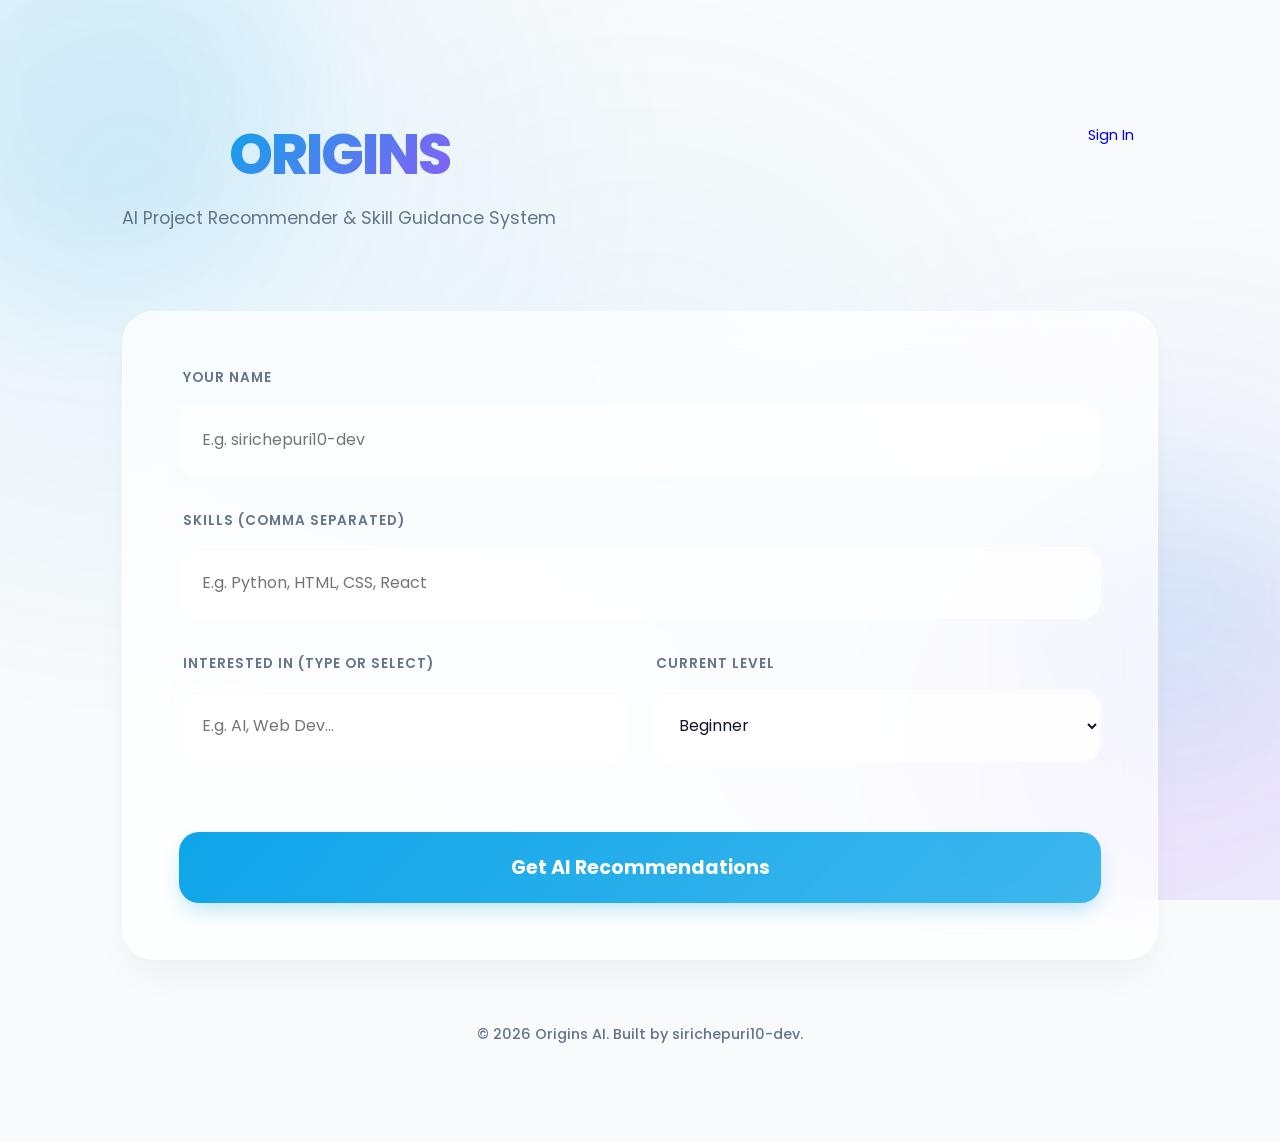
<file: frontend/index.html>
<!DOCTYPE html>
<html lang="en">

<head>
    <meta charset="UTF-8">
    <meta name="viewport" content="width=device-width, initial-scale=1.0">
    <title>Origins | AI Project Recommendation System</title>
    <meta name="description" content="AI-powered system to recommend top projects based on your skills and interests.">

    <!-- Google Fonts -->
    <link rel="preconnect" href="https://fonts.googleapis.com">
    <link rel="preconnect" href="https://fonts.gstatic.com" crossorigin>
    <link
        href="https://fonts.googleapis.com/css2?family=Inter:wght@400;500;600;700&family=Outfit:wght@400;700;800&display=swap"
        rel="stylesheet">

    <!-- Styles -->
    <link rel="stylesheet" href="css/style.css">
</head>

<body>
    <div class="bg-overlay">
        <div class="orb orb-1"></div>
        <div class="orb orb-2"></div>
        <div class="orb orb-3"></div>
    </div>
    <div class="container">
        <header style="display: flex; justify-content: space-between; align-items: flex-start; margin-bottom: 2rem;">
            <div>
                <h1 class="logo">Origins</h1>
                <p class="subtitle">AI Project Recommender & Skill Guidance System</p>
            </div>
            <a href="login.html" class="btn-secondary" style="padding: 0.8rem 1.5rem; border-radius: 12px; font-size: 0.9rem; text-decoration: none;">Sign In</a>
        </header>

        <main id="app-container">
            <!-- Hero Form Section -->
            <section id="form-section">
                <div class="hero-card">
                    <form id="recommendation-form">
                        <div class="form-group">
                            <label for="name">Your Name</label>
                            <input type="text" id="name" placeholder="E.g. sirichepuri10-dev" required>
                        </div>

                        <div class="form-group">
                            <label for="skills">Skills (Comma separated)</label>
                            <input type="text" id="skills" placeholder="E.g. Python, HTML, CSS, React" required>
                        </div>

                        <div class="form-group-grid">
                            <div class="form-group">
                                <label for="interest">Interested In (Type or Select)</label>
                                <input list="interest-options" id="interest" placeholder="E.g. AI, Web Dev..." required>
                                <datalist id="interest-options">
                                    <option value="Artificial Intelligence">
                                    <option value="Web Development">
                                    <option value="Data Science">
                                    <option value="Cybersecurity">
                                    <option value="Cloud Computing">
                                    <option value="Game Development">
                                    <option value="Mobile Development">
                                    <option value="Education">
                                </datalist>
                            </div>
                            <div class="form-group">
                                <label for="level">Current Level</label>
                                <select id="level">
                                    <option value="Beginner">Beginner</option>
                                    <option value="Intermediate">Intermediate</option>
                                    <option value="Professional">Professional</option>
                                </select>
                            </div>
                        </div>

                        <button type="submit" class="btn-primary" id="submit-btn">Get AI Recommendations</button>
                    </form>
                </div>
            </section>

            <!-- Loading Spinner -->
            <div id="loader" class="loading">
                <div class="loading-spinner"></div>
                <p style="margin-top: 2rem; color: var(--text-muted);">AI is analyzing your profile...</p>
            </div>
        </main>

        <footer style="text-align: center; padding: 4rem 0; color: var(--text-muted); font-size: 0.9rem;">
            <p>© 2026 Origins AI. Built by sirichepuri10-dev.</p>
        </footer>
    </div>

    <!-- Scripts -->
    <script src="js/api.js"></script>
    <script src="js/main.js"></script>
</body>

</html>
</file>
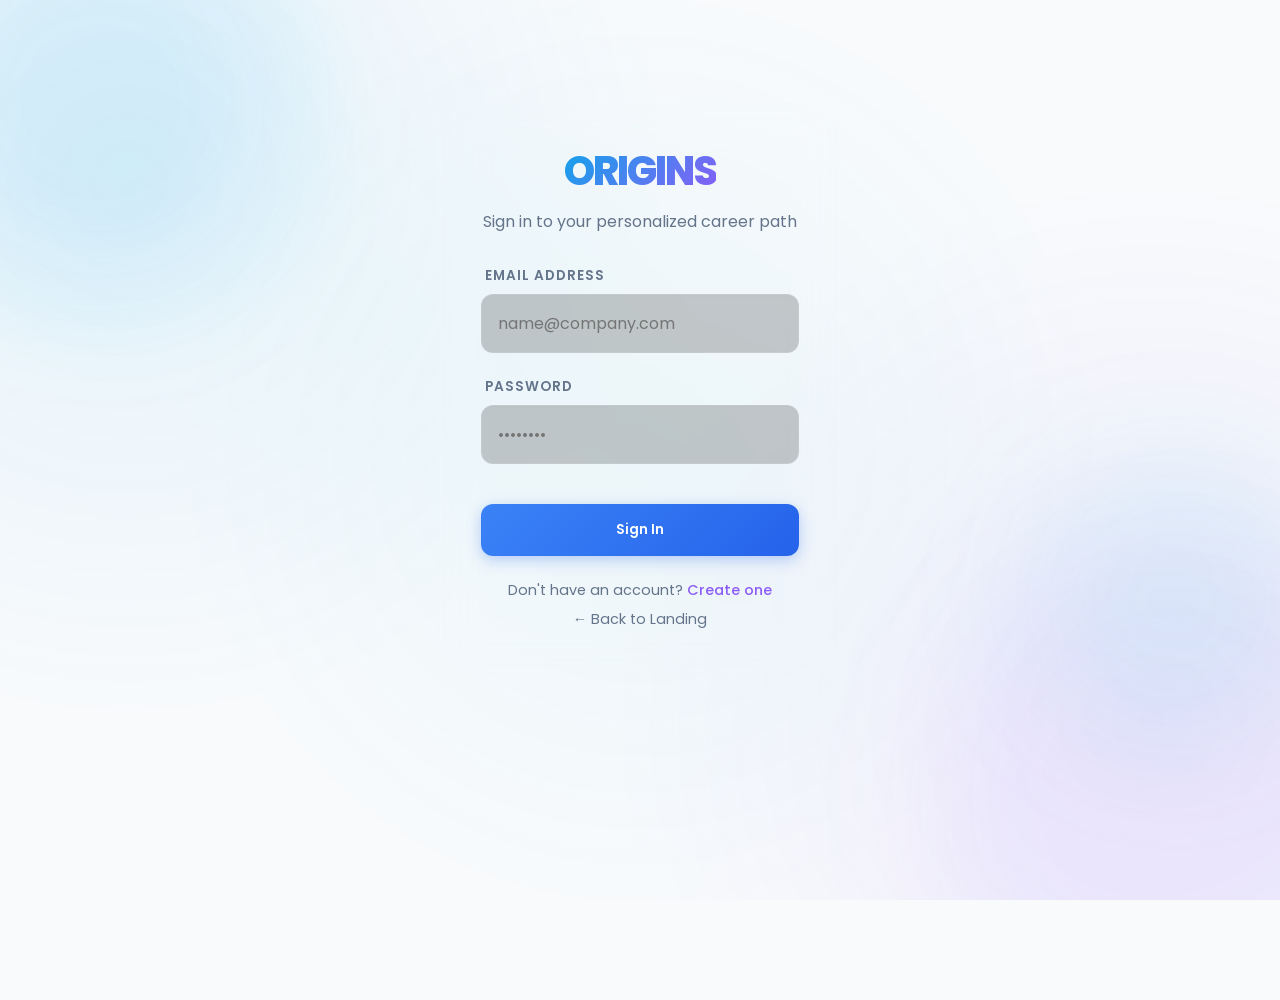
<file: frontend/dashboard.html>
<!DOCTYPE html>
<html lang="en">

<head>
    <meta charset="UTF-8">
    <meta name="viewport" content="width=device-width, initial-scale=1.0">
    <title>Origins | AI Dashboard</title>
    <link rel="stylesheet" href="css/dashboard.css">
</head>

<body>
    <div class="bg-overlay">
        <div class="orb orb-1"></div>
        <div class="orb orb-2"></div>
        <div class="orb orb-3"></div>
    </div>

    <div class="app-layout">
        <!-- Sidebar Navigation & Profile -->
        <aside class="sidebar">
            <div class="sidebar-content">
                <div class="logo-area">
                    <h1 class="logo">Origins</h1>
                </div>

                <div class="user-profile-card">
                    <div class="avatar">🚀</div>
                    <div class="user-info">
                        <h2 id="user-display-name">Developer</h2>
                        <p id="user-display-level">Beginner</p>
                    </div>
                </div>

                <div class="refinement-panel">
                    <h3>Update Skills</h3>
                    <div class="skill-input-wrapper">
                        <textarea id="refine-skills" placeholder="Add more skills..."></textarea>
                        <button id="update-btn" class="btn-secondary">Re-Analyze</button>
                    </div>
                </div>

                <div class="ai-status">
                    <div class="status-dot"></div>
                    <span>AI Engine Online</span>
                </div>

                <div class="sidebar-footer" style="margin-top: auto; padding-top: 2rem;">
                    <a href="#" id="reset-profile"
                        style="color: var(--text-muted); font-size: 0.8rem; text-decoration: none; opacity: 0.7; transition: opacity 0.3s;">←
                        Change Profile</a>
                </div>
            </div>
        </aside>

        <!-- Main Dashboard Content -->
        <main class="main-content">
            <!-- Progress Tracker (Roadmap) -->
            <section id="roadmap-section">
                <div class="section-header">
                    <h2>Career Milestone Tracker</h2>
                    <p id="roadmap-title">Loading...</p>
                </div>
                <div id="roadmap-timeline" class="roadmap-container">
                    <!-- Steps injected here -->
                </div>
            </section>

            <!-- Recommendation Grid -->
            <section id="results-section">
                <div class="section-header">
                    <h2>AI Top Project Picks</h2>
                    <p>Hand-picked based on your skill gap analysis</p>
                </div>
                <div id="recommendations-container" class="recommendations-grid">
                    <!-- Cards injected here -->
                </div>
            </section>

            <!-- AI Suggestion Panel -->
            <section id="suggestion-panel" class="suggestion-card">
                <div class="suggestion-icon">💡</div>
                <div class="suggestion-text">
                    <h3>AI Smart Suggestions</h3>
                    <p id="ai-smart-tip">Analyzing your profile to find high-impact learning opportunities...</p>
                </div>
            </section>

            <!-- GitHub Discovery -->
            <section id="github-section">
                <div class="section-header">
                    <h2>Real-World Open Source</h2>
                    <p>Trending projects that match your stack</p>
                </div>
                <div id="github-container" class="recommendations-grid">
                    <!-- GitHub cards here -->
                </div>
            </section>

            <!-- Learning Resources -->
            <section id="resources-section">
                <div class="section-header">
                    <h2>Skill Deep Dive</h2>
                    <p>Curated resources to bridge your skill gaps</p>
                </div>
                <div id="resources-container" class="recommendations-grid">
                    <!-- Resource links here -->
                </div>
            </section>

            <!-- Hackathon Explorer -->
            <section id="hackathon-section">
                <div class="section-header">
                    <h2>Live Hackathons</h2>
                    <p>Put your skills to the test in real competitions</p>
                </div>
                <div id="hackathon-container" class="recommendations-grid">
                    <!-- Hackathons here -->
                </div>
            </section>

            <!-- Interview Preparation -->
            <section id="interview-section">
                <div class="section-header">
                    <h2>Interview Preparation</h2>
                    <p>Practice common technical questions for your stack</p>
                    <select id="interview-tech-select" class="btn-secondary" style="padding: 0.5rem; margin-top: 1rem;">
                        <option value="Python">Python</option>
                        <option value="React">React</option>
                    </select>
                </div>
                <div id="interview-container" class="suggestion-card" style="display: block;">
                    <ul id="interview-list" style="list-style: none; padding: 0;">
                        <!-- Questions here -->
                    </ul>
                </div>
            </section>
        </main>
    </div>

    <script src="js/api.js"></script>
    <script src="js/dashboard.js"></script>
</body>

</html>
</file>
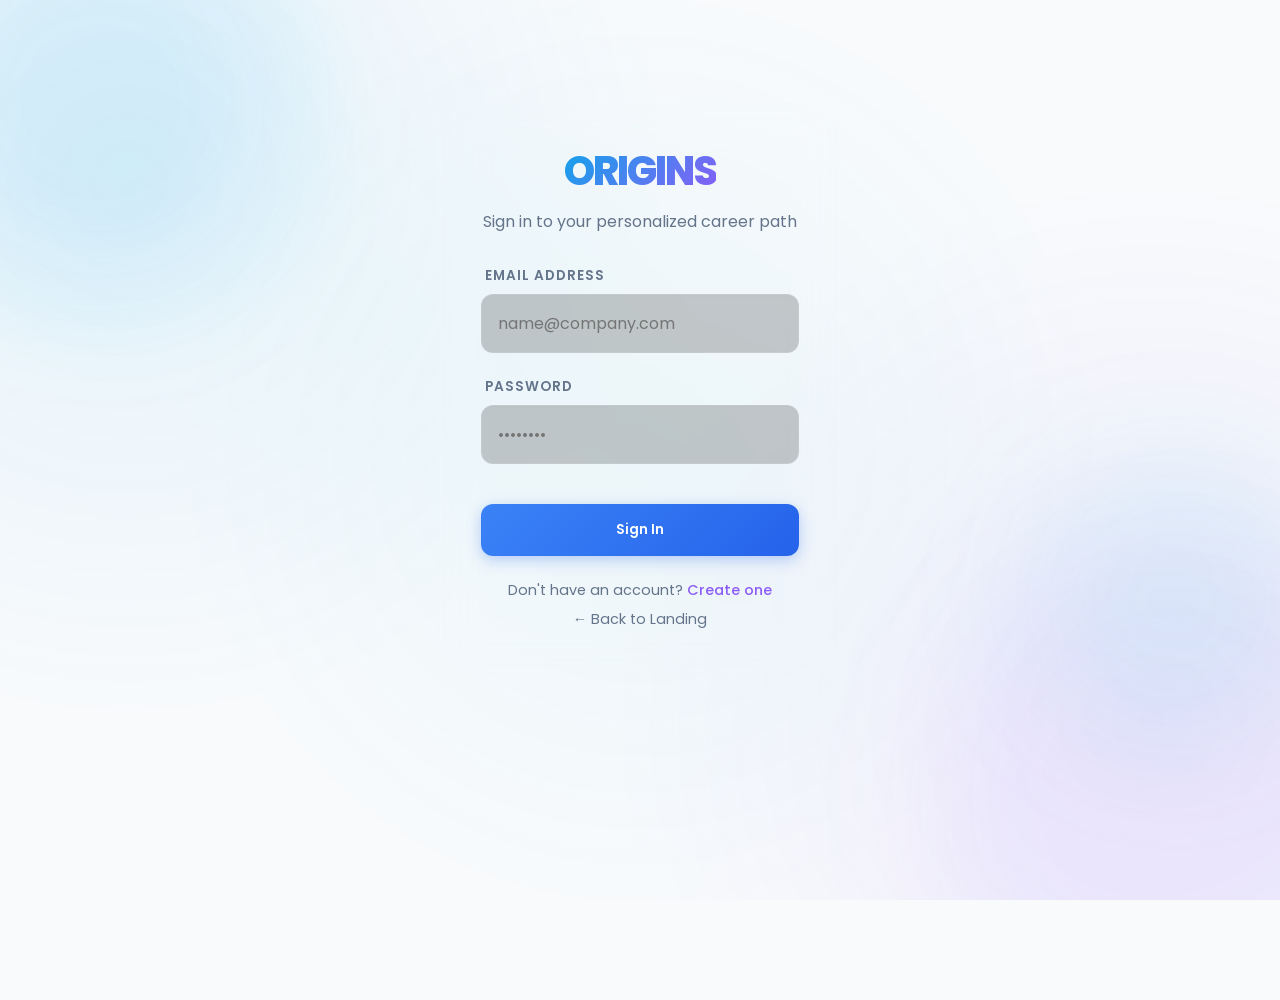
<file: frontend/login.html>
<!DOCTYPE html>
<html lang="en">
<head>
    <meta charset="UTF-8">
    <meta name="viewport" content="width=device-width, initial-scale=1.0">
    <title>Origins | Sign In</title>
    <link rel="stylesheet" href="css/style.css">
    <link rel="stylesheet" href="css/dashboard.css">
    <style>
        .auth-container {
            max-width: 400px;
            margin: 100px auto;
            padding: 2.5rem;
            background: rgba(255, 255, 255, 0.05);
            backdrop-filter: blur(20px);
            border-radius: 24px;
            border: 1px solid rgba(255, 255, 255, 0.1);
            box-shadow: var(--shadow-xl);
            text-align: center;
            position: relative;
            z-index: 10;
        }
        .auth-input-group {
            margin-bottom: 1.5rem;
            text-align: left;
        }
        .auth-input-group label {
            display: block;
            margin-bottom: 0.5rem;
            font-size: 0.85rem;
            color: var(--text-muted);
        }
        .auth-input-group input {
            width: 100%;
            padding: 1rem;
            background: rgba(0, 0, 0, 0.2);
            border: 1px solid rgba(255, 255, 255, 0.1);
            border-radius: 12px;
            color: white;
            font-size: 1rem;
            transition: all 0.3s;
        }
        .auth-input-group input:focus {
            border-color: var(--secondary);
            outline: none;
            box-shadow: 0 0 0 4px rgba(139, 92, 246, 0.1);
        }
        .auth-btn {
            width: 100%;
            padding: 1rem;
            margin-top: 1rem;
            background: linear-gradient(135deg, #3b82f6 0%, #2563eb 100%);
            border: none;
            border-radius: 12px;
            color: white;
            font-weight: 600;
            cursor: pointer;
            transition: all 0.3s ease;
            box-shadow: 0 4px 15px rgba(37, 99, 235, 0.3);
        }
        .auth-btn:hover {
            transform: translateY(-2px);
            box-shadow: 0 6px 20px rgba(37, 99, 235, 0.4);
            filter: brightness(1.1);
        }
        .auth-link {
            display: block;
            margin-top: 1.5rem;
            font-size: 0.9rem;
            color: var(--text-muted);
            text-decoration: none;
        }
        .auth-link span { color: var(--secondary); font-weight: 500; }
        .error-msg {
            color: #ef4444;
            font-size: 0.85rem;
            margin-bottom: 1rem;
            display: none;
        }
    </style>
</head>
<body class="landing-bg">
    <div class="bg-overlay">
        <div class="orb orb-1"></div>
        <div class="orb orb-2"></div>
        <div class="orb orb-3"></div>
    </div>

    <div class="auth-container">
        <h1 class="logo" style="font-size: 2.5rem; margin-bottom: 0.5rem;">Origins</h1>
        <p style="color: var(--text-muted); margin-bottom: 2rem;">Sign in to your personalized career path</p>
        
        <div id="login-error" class="error-msg">Invalid credentials. Please try again.</div>

        <div class="auth-input-group">
            <label>Email Address</label>
            <input type="email" id="email" placeholder="name@company.com">
        </div>
        <div class="auth-input-group">
            <label>Password</label>
            <input type="password" id="password" placeholder="••••••••">
        </div>

        <button id="login-btn" class="auth-btn">Sign In</button>
        
        <a href="register.html" class="auth-link">Don't have an account? <span>Create one</span></a>
        <a href="index.html" class="auth-link" style="margin-top: 0.5rem;">← Back to Landing</a>
    </div>

    <script src="js/api.js"></script>
    <script src="js/auth.js"></script>
</body>
</html>
</file>
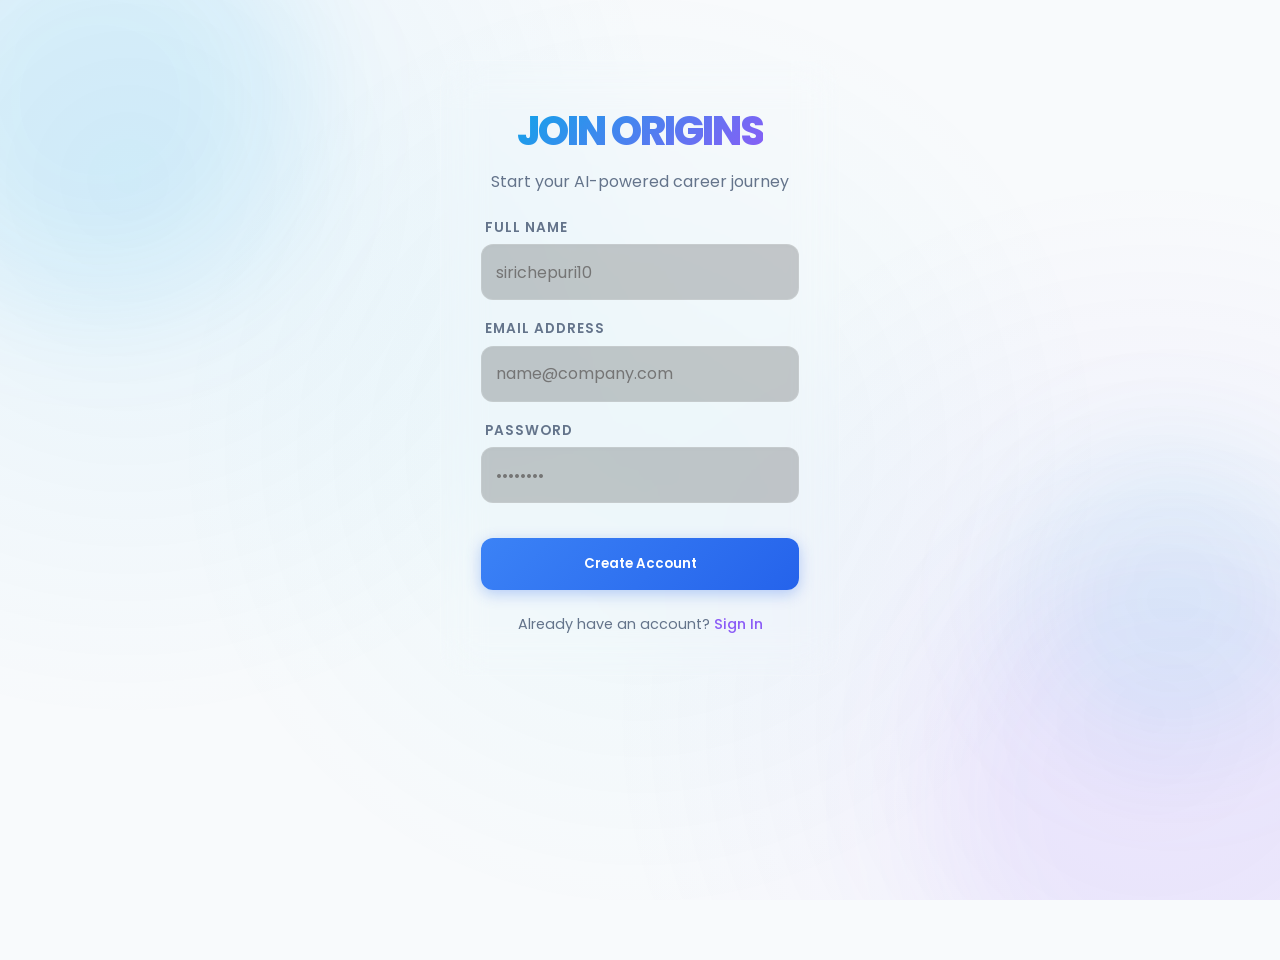
<file: frontend/register.html>
<!DOCTYPE html>
<html lang="en">
<head>
    <meta charset="UTF-8">
    <meta name="viewport" content="width=device-width, initial-scale=1.0">
    <title>Origins | Register</title>
    <link rel="stylesheet" href="css/style.css">
    <link rel="stylesheet" href="css/dashboard.css">
    <style>
        .auth-container {
            max-width: 400px;
            margin: 60px auto;
            padding: 2.5rem;
            background: rgba(255, 255, 255, 0.05);
            backdrop-filter: blur(20px);
            border-radius: 24px;
            border: 1px solid rgba(255, 255, 255, 0.1);
            box-shadow: var(--shadow-xl);
            text-align: center;
            position: relative;
            z-index: 10;
        }
        .auth-input-group {
            margin-bottom: 1.2rem;
            text-align: left;
        }
        .auth-input-group label {
            display: block;
            margin-bottom: 0.4rem;
            font-size: 0.85rem;
            color: var(--text-muted);
        }
        .auth-input-group input {
            width: 100%;
            padding: 0.9rem;
            background: rgba(0, 0, 0, 0.2);
            border: 1px solid rgba(255, 255, 255, 0.1);
            border-radius: 12px;
            color: white;
            font-size: 1rem;
            transition: all 0.3s;
        }
        .auth-input-group input:focus {
            border-color: var(--secondary);
            outline: none;
        }
        .auth-btn {
            width: 100%;
            padding: 1rem;
            margin-top: 1rem;
            background: linear-gradient(135deg, #3b82f6 0%, #2563eb 100%);
            border: none;
            border-radius: 12px;
            color: white;
            font-weight: 600;
            cursor: pointer;
            transition: all 0.3s ease;
            box-shadow: 0 4px 15px rgba(37, 99, 235, 0.3);
        }
        .auth-btn:hover {
            transform: translateY(-2px);
            box-shadow: 0 6px 20px rgba(37, 99, 235, 0.4);
            filter: brightness(1.1);
        }
        .auth-link {
            display: block;
            margin-top: 1.5rem;
            font-size: 0.9rem;
            color: var(--text-muted);
            text-decoration: none;
        }
        .auth-link span { color: var(--secondary); font-weight: 500; }
        .error-msg { color: #ef4444; font-size: 0.85rem; margin-bottom: 1rem; display: none; }
    </style>
</head>
<body class="landing-bg">
    <div class="bg-overlay">
        <div class="orb orb-1"></div>
        <div class="orb orb-2"></div>
        <div class="orb orb-3"></div>
    </div>

    <div class="auth-container">
        <h1 class="logo" style="font-size: 2.5rem; margin-bottom: 0.5rem;">Join Origins</h1>
        <p style="color: var(--text-muted); margin-bottom: 1.5rem;">Start your AI-powered career journey</p>
        
        <div id="register-error" class="error-msg">Something went wrong. Please try again.</div>

        <div class="auth-input-group">
            <label>Full Name</label>
            <input type="text" id="name" placeholder="sirichepuri10">
        </div>
        <div class="auth-input-group">
            <label>Email Address</label>
            <input type="email" id="email" placeholder="name@company.com">
        </div>
        <div class="auth-input-group">
            <label>Password</label>
            <input type="password" id="password" placeholder="••••••••">
        </div>

        <button id="register-btn" class="auth-btn">Create Account</button>
        
        <a href="login.html" class="auth-link">Already have an account? <span>Sign In</span></a>
    </div>

    <script src="js/api.js"></script>
    <script src="js/auth.js"></script>
</body>
</html>
</file>
<file: frontend/css/style.css>
@import url('https://fonts.googleapis.com/css2?family=Poppins:wght@300;400;500;600;700;800&family=Inter:wght@400;500;600&display=swap');

:root {
    --primary: #0ea5e9;
    --primary-glow: rgba(14, 165, 233, 0.2);
    --secondary: #8b5cf6;
    --tertiary: #06b6d4;
    --bg-main: #f8fafc;
    --bg-glass: rgba(255, 255, 255, 0.7);
    --glass-border: rgba(255, 255, 255, 0.5);
    --text-main: #0f172a;
    --text-muted: #64748b;
    --card-shadow: 0 20px 40px -10px rgba(0, 0, 0, 0.05);
    --btn-shadow: 0 10px 20px -5px rgba(14, 165, 233, 0.3);
}

* {
    margin: 0;
    padding: 0;
    box-sizing: border-box;
    font-family: 'Poppins', sans-serif;
}

body {
    background-color: var(--bg-main);
    color: var(--text-main);
    overflow-x: hidden;
    min-height: 100vh;
}

/* Anti-Gravity Floating Background */
.bg-overlay {
    position: fixed;
    top: 0;
    left: 0;
    width: 100%;
    height: 100%;
    z-index: -1;
    background:
        radial-gradient(circle at 10% 20%, rgba(14, 165, 233, 0.08) 0%, transparent 40%),
        radial-gradient(circle at 90% 80%, rgba(139, 92, 246, 0.08) 0%, transparent 40%),
        radial-gradient(circle at 50% 50%, rgba(6, 182, 212, 0.05) 0%, transparent 60%);
    overflow: hidden;
}

.orb {
    position: absolute;
    border-radius: 50%;
    filter: blur(60px);
    z-index: -1;
    animation: float 20s infinite ease-in-out;
}

.orb-1 {
    width: 400px;
    height: 400px;
    background: rgba(14, 165, 233, 0.1);
    top: -100px;
    left: -100px;
    animation-delay: 0s;
}

.orb-2 {
    width: 500px;
    height: 500px;
    background: rgba(139, 92, 246, 0.07);
    bottom: -150px;
    right: -150px;
    animation-delay: -5s;
}

.orb-3 {
    width: 300px;
    height: 300px;
    background: rgba(6, 182, 212, 0.08);
    top: 50%;
    left: 80%;
    animation-delay: -10s;
}

@keyframes float {

    0%,
    100% {
        transform: translate(0, 0) scale(1);
    }

    33% {
        transform: translate(30px, -50px) scale(1.1);
    }

    66% {
        transform: translate(-20px, 20px) scale(0.9);
    }
}

.container {
    max-width: 1100px;
    margin: 0 auto;
    padding: 2rem;
    position: relative;
    z-index: 10;
}

header {
    text-align: center;
    padding: 5rem 0 3rem;
}

.logo {
    font-size: 3.5rem;
    font-weight: 800;
    letter-spacing: -2px;
    background: linear-gradient(135deg, var(--primary), var(--secondary));
    -webkit-background-clip: text;
    background-clip: text;
    -webkit-text-fill-color: transparent;
    margin-bottom: 0.5rem;
    text-transform: uppercase;
    display: inline-block;
}

.subtitle {
    font-size: 1.1rem;
    color: var(--text-muted);
    font-weight: 400;
    max-width: 500px;
    margin: 0 auto;
}

/* Glassmorphism Cards */
.hero-card {
    background: var(--bg-glass);
    backdrop-filter: blur(20px);
    -webkit-backdrop-filter: blur(20px);
    border: 1px solid var(--glass-border);
    border-radius: 32px;
    padding: 3.5rem;
    box-shadow: var(--card-shadow);
    transition: transform 0.6s cubic-bezier(0.34, 1.56, 0.64, 1), box-shadow 0.6s ease;
    animation: slideUp 1s ease-out;
}

.hero-card:hover {
    transform: translateY(-12px);
    box-shadow: 0 40px 80px -15px rgba(0, 0, 0, 0.08);
}

@keyframes slideUp {
    from {
        opacity: 0;
        transform: translateY(40px);
    }

    to {
        opacity: 1;
        transform: translateY(0);
    }
}

.form-group {
    margin-bottom: 2.2rem;
}

.form-group-grid {
    display: grid;
    grid-template-columns: 1fr 1fr;
    gap: 1.5rem;
    margin-bottom: 2.2rem;
}

label {
    display: block;
    font-size: 0.85rem;
    font-weight: 600;
    color: var(--text-muted);
    margin-bottom: 1rem;
    text-transform: uppercase;
    letter-spacing: 1px;
    padding-left: 4px;
}

input,
select {
    width: 100%;
    padding: 1.4rem;
    background: rgba(255, 255, 255, 0.8);
    border: 1px solid var(--glass-border);
    border-radius: 20px;
    color: var(--text-main);
    font-size: 1rem;
    transition: all 0.4s cubic-bezier(0.4, 0, 0.2, 1);
    box-shadow: inset 0 2px 4px rgba(0, 0, 0, 0.02);
}

input:focus,
select:focus {
    background: white;
    border-color: var(--primary);
    box-shadow: 0 0 0 4px var(--primary-glow);
    outline: none;
    transform: scale(1.01);
}

select option {
    background: white;
    color: var(--text-main);
}

/* Neumorphic Buttons */
.btn-primary {
    width: 100%;
    padding: 1.3rem;
    background: linear-gradient(135deg, var(--primary), #0ea5e9cc);
    border: none;
    border-radius: 20px;
    color: white;
    font-weight: 700;
    font-size: 1.2rem;
    cursor: pointer;
    transition: all 0.5s cubic-bezier(0.175, 0.885, 0.32, 1.275);
    box-shadow: var(--btn-shadow);
    display: flex;
    justify-content: center;
    align-items: center;
    gap: 10px;
    position: relative;
    overflow: hidden;
}

.btn-primary:hover {
    transform: translateY(-5px) scale(1.02);
    box-shadow: 0 15px 30px -5px rgba(14, 165, 233, 0.5);
}

.btn-primary:active {
    transform: scale(0.98);
}

footer {
    text-align: center;
    padding: 5rem 0;
    color: var(--text-muted);
    font-size: 0.9rem;
    font-weight: 500;
}

/* Loading Effects */
.loading {
    display: none;
    text-align: center;
    padding: 3rem;
}

.loading-spinner {
    width: 80px;
    height: 80px;
    border: 6px solid rgba(14, 165, 233, 0.1);
    border-top-color: var(--primary);
    border-radius: 50%;
    animation: spin 1s linear infinite;
    margin: 0 auto;
    filter: drop-shadow(0 0 10px var(--primary-glow));
}

@keyframes spin {
    to {
        transform: rotate(360deg);
    }
}

@media (max-width: 768px) {
    .container {
        padding: 1rem;
    }

    .hero-card {
        padding: 2rem;
    }

    .logo {
        font-size: 2.5rem;
    }

    .form-group-grid {
        grid-template-columns: 1fr !important;
    }
}
</file>
<file: frontend/css/dashboard.css>
@import url('https://fonts.googleapis.com/css2?family=Poppins:wght@400;500;600;700;800&display=swap');

:root {
    --primary: #0ea5e9;
    --secondary: #8b5cf6;
    --accent: #22d3ee;
    --bg-main: #f8fafc;
    --bg-glass: rgba(255, 255, 255, 0.75);
    --glass-border: rgba(255, 255, 255, 0.6);
    --text-main: #0f172a;
    --text-muted: #64748b;
    --card-shadow: 0 20px 50px -12px rgba(0, 0, 0, 0.05);
}

* {
    margin: 0;
    padding: 0;
    box-sizing: border-box;
    font-family: 'Poppins', sans-serif;
}

body {
    background: var(--bg-main);
    color: var(--text-main);
    min-height: 100vh;
    overflow-x: hidden;
}

/* Anti-Gravity Floating Background */
.bg-overlay {
    position: fixed;
    top: 0;
    left: 0;
    width: 100%;
    height: 100%;
    z-index: -1;
    background:
        radial-gradient(circle at 10% 20%, rgba(14, 165, 233, 0.08) 0%, transparent 40%),
        radial-gradient(circle at 90% 80%, rgba(139, 92, 246, 0.08) 0%, transparent 40%),
        radial-gradient(circle at 50% 50%, rgba(6, 182, 212, 0.05) 0%, transparent 60%);
    overflow: hidden;
}

.orb {
    position: absolute;
    border-radius: 50%;
    filter: blur(60px);
    z-index: -1;
    animation: float 20s infinite ease-in-out;
}

.orb-1 {
    width: 400px;
    height: 400px;
    background: rgba(14, 165, 233, 0.1);
    top: -100px;
    left: -100px;
}

.orb-2 {
    width: 500px;
    height: 500px;
    background: rgba(139, 92, 246, 0.07);
    bottom: -150px;
    right: -150px;
    animation-delay: -5s;
}

.orb-3 {
    width: 300px;
    height: 300px;
    background: rgba(6, 182, 212, 0.08);
    top: 50%;
    left: 80%;
    animation-delay: -10s;
}

@keyframes float {

    0%,
    100% {
        transform: translate(0, 0) scale(1);
    }

    33% {
        transform: translate(30px, -50px) scale(1.1);
    }

    66% {
        transform: translate(-20px, 20px) scale(0.9);
    }
}

/* Layout Grid */
.app-layout {
    display: flex;
    min-height: 100vh;
    padding: 0;
}

/* Sidebar Styling */
.sidebar {
    width: 320px;
    height: 100vh;
    position: sticky;
    top: 0;
    padding: 2.5rem;
    border-right: 1px solid var(--glass-border);
    backdrop-filter: blur(20px);
    -webkit-backdrop-filter: blur(20px);
    background: rgba(255, 255, 255, 0.4);
}

.logo-area {
    margin-bottom: 3.5rem;
}

.logo {
    font-size: 2rem;
    font-weight: 800;
    background: linear-gradient(135deg, var(--primary), var(--secondary));
    -webkit-background-clip: text;
    background-clip: text;
    -webkit-text-fill-color: transparent;
    text-transform: uppercase;
}

.user-profile-card {
    background: white;
    padding: 1.5rem;
    border-radius: 20px;
    box-shadow: var(--card-shadow);
    display: flex;
    align-items: center;
    gap: 1rem;
    margin-bottom: 2.5rem;
}

.avatar {
    width: 50px;
    height: 50px;
    background: #f1f5f9;
    border-radius: 12px;
    display: flex;
    align-items: center;
    justify-content: center;
    font-size: 1.5rem;
}

.user-info h2 {
    font-size: 1rem;
    font-weight: 700;
    color: var(--text-main);
}

.user-info p {
    font-size: 0.8rem;
    color: var(--text-muted);
}

.refinement-panel h3 {
    font-size: 0.85rem;
    text-transform: uppercase;
    color: var(--text-muted);
    letter-spacing: 1px;
    margin-bottom: 1rem;
}

.skill-input-wrapper textarea {
    width: 100%;
    min-height: 100px;
    padding: 1rem;
    border-radius: 15px;
    border: 1px solid var(--glass-border);
    background: white;
    font-size: 0.9rem;
    margin-bottom: 1rem;
    resize: none;
    transition: 0.3s;
}

.skill-input-wrapper textarea:focus {
    border-color: var(--primary);
    outline: none;
    box-shadow: 0 0 10px rgba(14, 165, 233, 0.1);
}

.btn-secondary {
    width: 100%;
    padding: 1.2rem;
    background: #f1f5f9;
    border: 1px solid var(--glass-border);
    border-radius: 18px;
    color: var(--text-main);
    font-weight: 700;
    font-size: 1rem;
    cursor: pointer;
    transition: 0.4s cubic-bezier(0.175, 0.885, 0.32, 1.275);
    box-shadow: 0 4px 6px rgba(0, 0, 0, 0.02);
}

.btn-secondary:hover {
    background: white;
    transform: translateY(-3px) scale(1.02);
    box-shadow: 0 15px 30px rgba(0, 0, 0, 0.05);
    border-color: var(--primary);
}

.btn-secondary:active {
    transform: scale(0.98);
}

.ai-status {
    position: absolute;
    bottom: 2.5rem;
    display: flex;
    align-items: center;
    gap: 0.6rem;
    font-size: 0.8rem;
    color: var(--text-muted);
}

.status-dot {
    width: 8px;
    height: 8px;
    background: #10b981;
    border-radius: 50%;
    box-shadow: 0 0 8px #10b981;
    animation: pulse 2s infinite;
}

@keyframes pulse {
    0% {
        transform: scale(1);
        opacity: 1;
    }

    50% {
        transform: scale(1.5);
        opacity: 0.5;
    }

    100% {
        transform: scale(1);
        opacity: 1;
    }
}

/* Main Content Area */
.main-content {
    flex-grow: 1;
    padding: 3rem 4rem;
    max-width: calc(100% - 320px);
}

.section-header {
    margin-bottom: 2.5rem;
}

.section-header h2 {
    font-size: 2rem;
    font-weight: 800;
    margin-bottom: 0.4rem;
}

.section-header p {
    color: var(--text-muted);
}

/* Roadmap Grid Layout */
.roadmap-container {
    display: flex;
    gap: 1.5rem;
    overflow-x: auto;
    padding-bottom: 2rem;
    scrollbar-width: thin;
    scrollbar-color: var(--primary) transparent;
}

.roadmap-step {
    min-width: 300px;
    background: var(--bg-glass);
    backdrop-filter: blur(15px);
    border: 1px solid var(--glass-border);
    border-radius: 24px;
    padding: 1.8rem;
    box-shadow: var(--card-shadow);
    transition: all 0.5s cubic-bezier(0.175, 0.885, 0.32, 1.275);
}

.roadmap-step:hover {
    transform: translateY(-8px);
}

.roadmap-step.completed {
    border-color: #10b981;
    background: rgba(16, 185, 129, 0.05);
}

.step-num {
    background: var(--primary);
    color: white;
    width: 30px;
    height: 30px;
    border-radius: 8px;
    display: flex;
    align-items: center;
    justify-content: center;
    font-weight: 700;
    margin-bottom: 0.8rem;
    font-size: 0.8rem;
}

/* Result Cards */
.recommendations-grid {
    display: grid;
    grid-template-columns: repeat(auto-fill, minmax(340px, 1fr));
    gap: 2rem;
    margin-bottom: 5rem;
}

.project-card {
    background: var(--bg-glass);
    backdrop-filter: blur(20px);
    border: 1px solid var(--glass-border);
    border-radius: 28px;
    padding: 2.5rem;
    transition: all 0.6s cubic-bezier(0.34, 1.56, 0.64, 1);
    box-shadow: var(--card-shadow);
}

.project-card:hover {
    transform: translateY(-10px);
    box-shadow: 0 40px 80px -20px rgba(0, 0, 0, 0.08);
}

.match-score {
    font-size: 1.4rem;
    font-weight: 800;
    color: var(--primary);
    margin-bottom: 1.5rem;
}

.project-title {
    font-size: 1.2rem;
    font-weight: 700;
    margin-bottom: 0.8rem;
}

.project-description {
    color: var(--text-muted);
    font-size: 0.9rem;
    line-height: 1.6;
    margin-bottom: 1.5rem;
    height: 80px;
    overflow: hidden;
}

.skill-pills {
    display: flex;
    flex-wrap: wrap;
    gap: 0.5rem;
    margin-bottom: 1.5rem;
}

.pill {
    padding: 0.4rem 0.8rem;
    border-radius: 10px;
    font-size: 0.75rem;
    background: rgba(0, 0, 0, 0.03);
    border: 1px solid var(--glass-border);
}

.pill.matched {
    color: #10b981;
    border-color: #10b981;
    background: rgba(16, 185, 129, 0.05);
}

.pill.missing {
    color: #f59e0b;
    border-color: #f59e0b;
    background: rgba(245, 158, 11, 0.05);
}

/* Suggestion Panel Style */
.suggestion-card {
    background: linear-gradient(135deg, white, #f1f5f9);
    border: 1px solid var(--glass-border);
    border-radius: 28px;
    padding: 2rem;
    display: flex;
    align-items: center;
    gap: 1.5rem;
    margin-bottom: 5rem;
    box-shadow: var(--card-shadow);
    transition: 0.3s;
}

.suggestion-card:hover {
    transform: scale(1.01);
}

.suggestion-icon {
    font-size: 2.5rem;
    background: #fff;
    width: 70px;
    height: 70px;
    display: flex;
    align-items: center;
    justify-content: center;
    border-radius: 20px;
    box-shadow: 0 10px 20px rgba(0, 0, 0, 0.05);
}

.suggestion-text h3 {
    font-size: 1.1rem;
    font-weight: 700;
    margin-bottom: 0.3rem;
}

.suggestion-text p {
    color: var(--text-muted);
    font-size: 0.95rem;
}

/* Responsive adjustments */
@media (max-width: 1200px) {
    .sidebar {
        width: 260px;
    }

    .main-content {
        max-width: calc(100% - 260px);
    }
}

@media (max-width: 900px) {
    .app-layout {
        flex-direction: column;
    }

    .sidebar {
        width: 100%;
        height: auto;
        position: relative;
        border-right: none;
        border-bottom: 1px solid var(--glass-border);
    }

    .main-content {
        max-width: 100%;
        padding: 2rem;
    }
}
</file>
